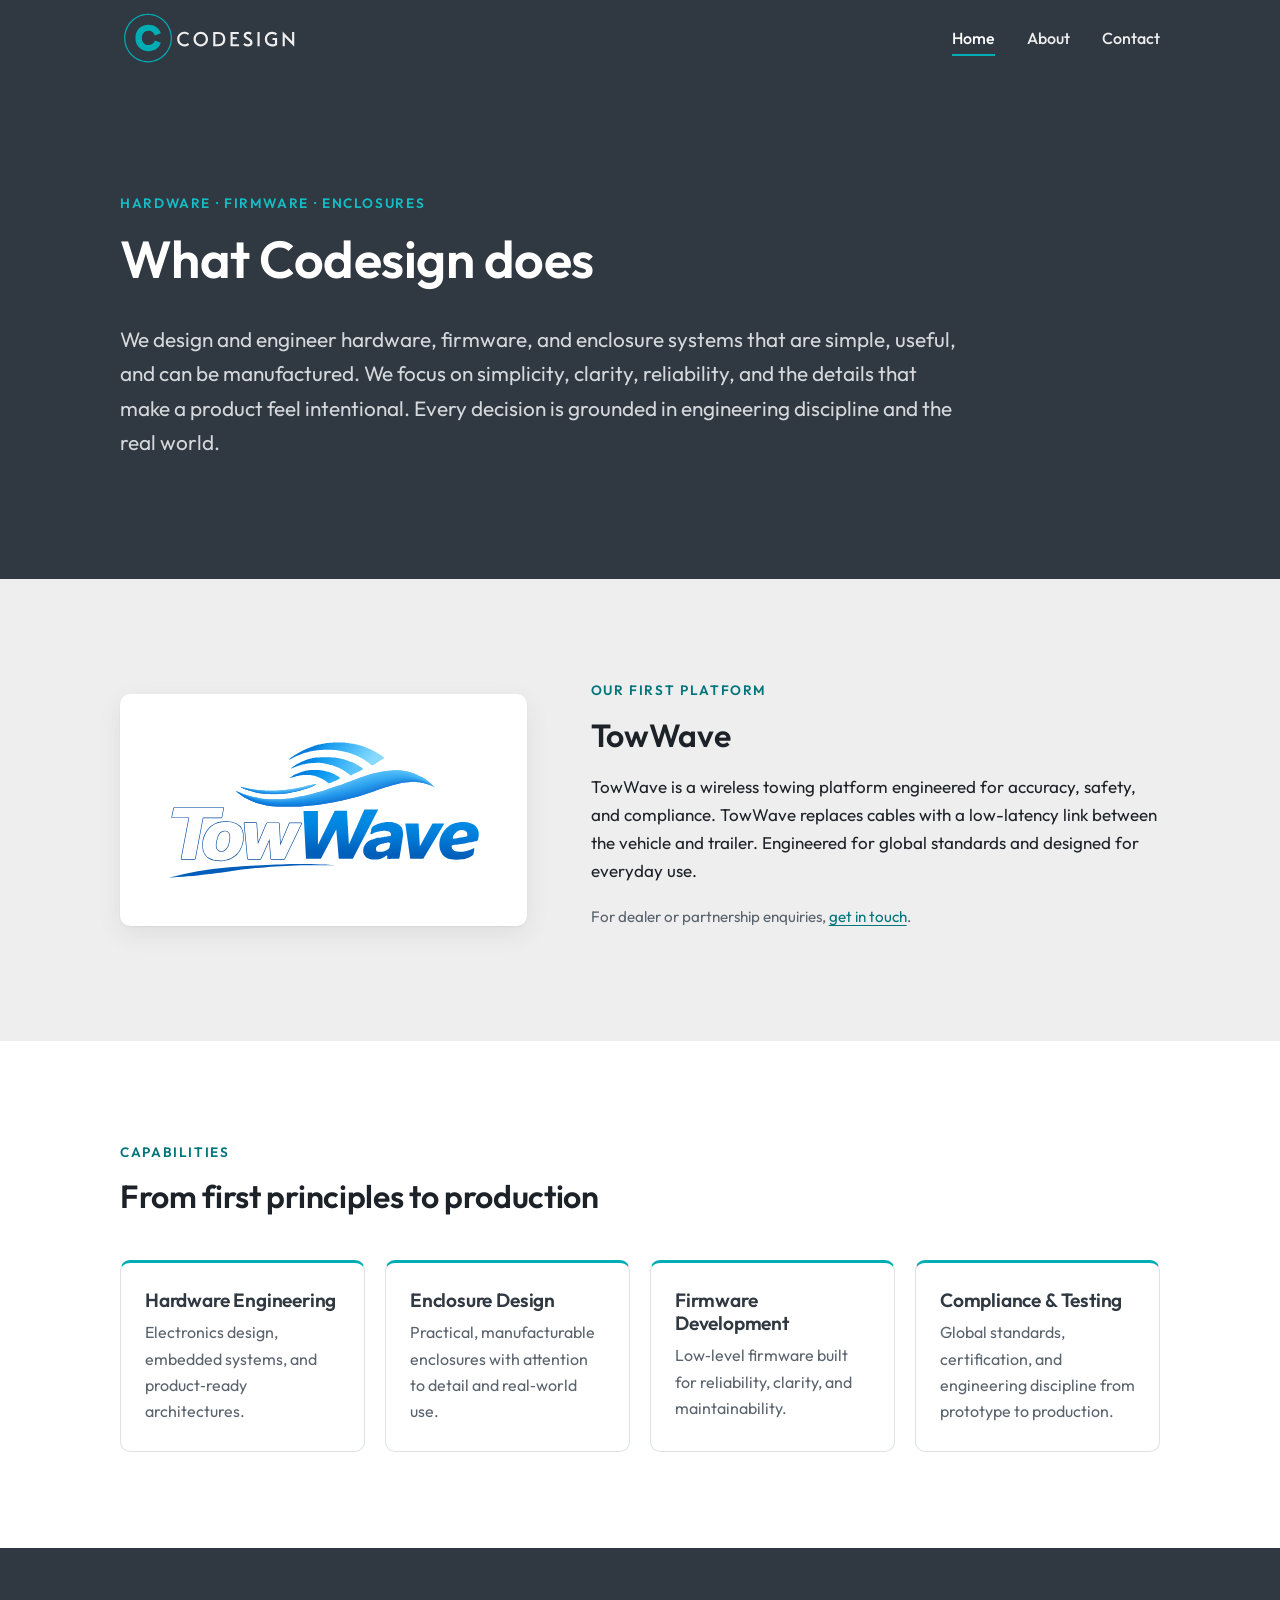
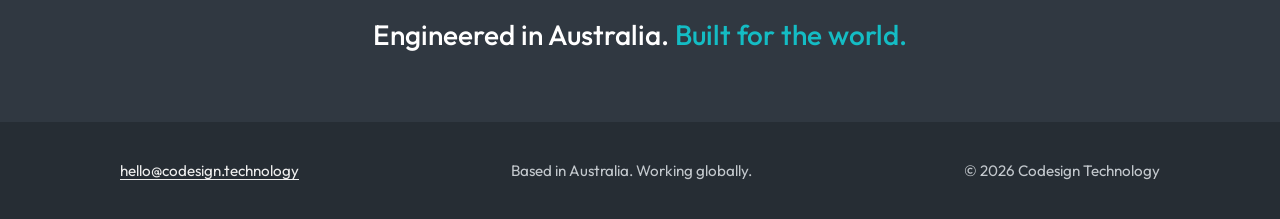
<file: index.html>
<!doctype html>
<html lang="en-AU">
<head>
  <meta charset="utf-8">
  <meta name="viewport" content="width=device-width, initial-scale=1">
  <title>Codesign Technology | Hardware, firmware and enclosure engineering</title>
  <meta name="description" content="Codesign designs and engineers hardware, firmware and enclosure systems that are simple, useful and manufacturable. Engineered in Australia, built for the world.">
  <link rel="canonical" href="https://www.codesign.technology/">
  <meta name="theme-color" content="#303841">
  <link rel="icon" href="/favicon.ico" sizes="48x48">
  <link rel="icon" href="/favicon.svg" type="image/svg+xml">
  <link rel="apple-touch-icon" href="/apple-touch-icon.png">
  <link rel="manifest" href="/site.webmanifest">
  <link rel="preload" href="/assets/fonts/outfit-latin.woff2" as="font" type="font/woff2" crossorigin>
  <link rel="stylesheet" href="/assets/css/site.css">
  <script src="/assets/js/site.js" defer></script>
  <meta property="og:type" content="website">
  <meta property="og:site_name" content="Codesign Technology">
  <meta property="og:title" content="Codesign Technology | Hardware, firmware and enclosure engineering">
  <meta property="og:description" content="Codesign designs and engineers hardware, firmware and enclosure systems that are simple, useful and manufacturable. Engineered in Australia, built for the world.">
  <meta property="og:url" content="https://www.codesign.technology/">
  <meta property="og:image" content="https://www.codesign.technology/og-image.png">
  <meta property="og:image:width" content="1200">
  <meta property="og:image:height" content="630">
  <meta property="og:locale" content="en_AU">
  <meta name="twitter:card" content="summary_large_image">
</head>
<body>
  <a class="skip-link" href="#main">Skip to content</a>
  <header class="site-header">
    <div class="wrap">
      <a class="brand" href="/" aria-label="Codesign Technology home">
        <img src="/assets/img/codesign-logo-dark-bg.svg" alt="Codesign" width="180" height="53">
      </a>
      <nav class="nav" aria-label="Main">
        <ul>
          <li><a href="/" aria-current="page">Home</a></li>
          <li><a href="/about/">About</a></li>
          <li><a href="/contact/">Contact</a></li>
        </ul>
      </nav>
    </div>
  </header>

  <main id="main">
    <section class="hero">
      <div class="wrap">
        <span class="eyebrow">Hardware &middot; Firmware &middot; Enclosures</span>
        <h1>What Codesign does</h1>
        <p class="lead">We design and engineer hardware, firmware, and enclosure systems that are simple, useful, and can be manufactured. We focus on simplicity, clarity, reliability, and the details that make a product feel intentional. Every decision is grounded in engineering discipline and the real world.</p>
      </div>
    </section>

    <section class="section section--grey" aria-labelledby="towwave-heading">
      <div class="wrap feature">
        <div class="feature-logo">
          <img src="/assets/img/towwave-logo.svg" alt="TowWave" width="360" height="162" loading="lazy">
        </div>
        <div>
          <span class="eyebrow">Our first platform</span>
          <h2 id="towwave-heading">TowWave</h2>
          <p>TowWave is a wireless towing platform engineered for accuracy, safety, and compliance. TowWave replaces cables with a low-latency link between the vehicle and trailer. Engineered for global standards and designed for everyday use.</p>
          <!-- TODO: link to https://towwave.tech/ once that site is live. -->
          <p class="note">For dealer or partnership enquiries, <a href="/contact/">get in touch</a>.</p>
        </div>
      </div>
    </section>

    <section class="section" aria-labelledby="cap-heading">
      <div class="wrap">
        <div class="section-head">
          <span class="eyebrow">Capabilities</span>
          <h2 id="cap-heading">From first principles to production</h2>
        </div>
        <div class="cards">
          <article class="card">
            <h3>Hardware Engineering</h3>
            <p>Electronics design, embedded systems, and product&#8209;ready architectures.</p>
          </article>
          <article class="card">
            <h3>Enclosure Design</h3>
            <p>Practical, manufacturable enclosures with attention to detail and real&#8209;world use.</p>
          </article>
          <article class="card">
            <h3>Firmware Development</h3>
            <p>Low&#8209;level firmware built for reliability, clarity, and maintainability.</p>
          </article>
          <article class="card">
            <h3>Compliance &amp; Testing</h3>
            <p>Global standards, certification, and engineering discipline from prototype to production.</p>
          </article>
        </div>
      </div>
    </section>

    <section class="band">
      <div class="wrap">
        <p>Engineered in Australia. <span>Built for the world.</span></p>
      </div>
    </section>
  </main>

  <footer class="site-footer">
    <div class="wrap">
      <p><a href="mailto:hello@codesign.technology">hello@codesign.technology</a></p>
      <p>Based in Australia. Working globally.</p>
      <p>&copy; <span data-year>2026</span> Codesign Technology</p>
    </div>
  </footer>
</body>
</html>
</file>
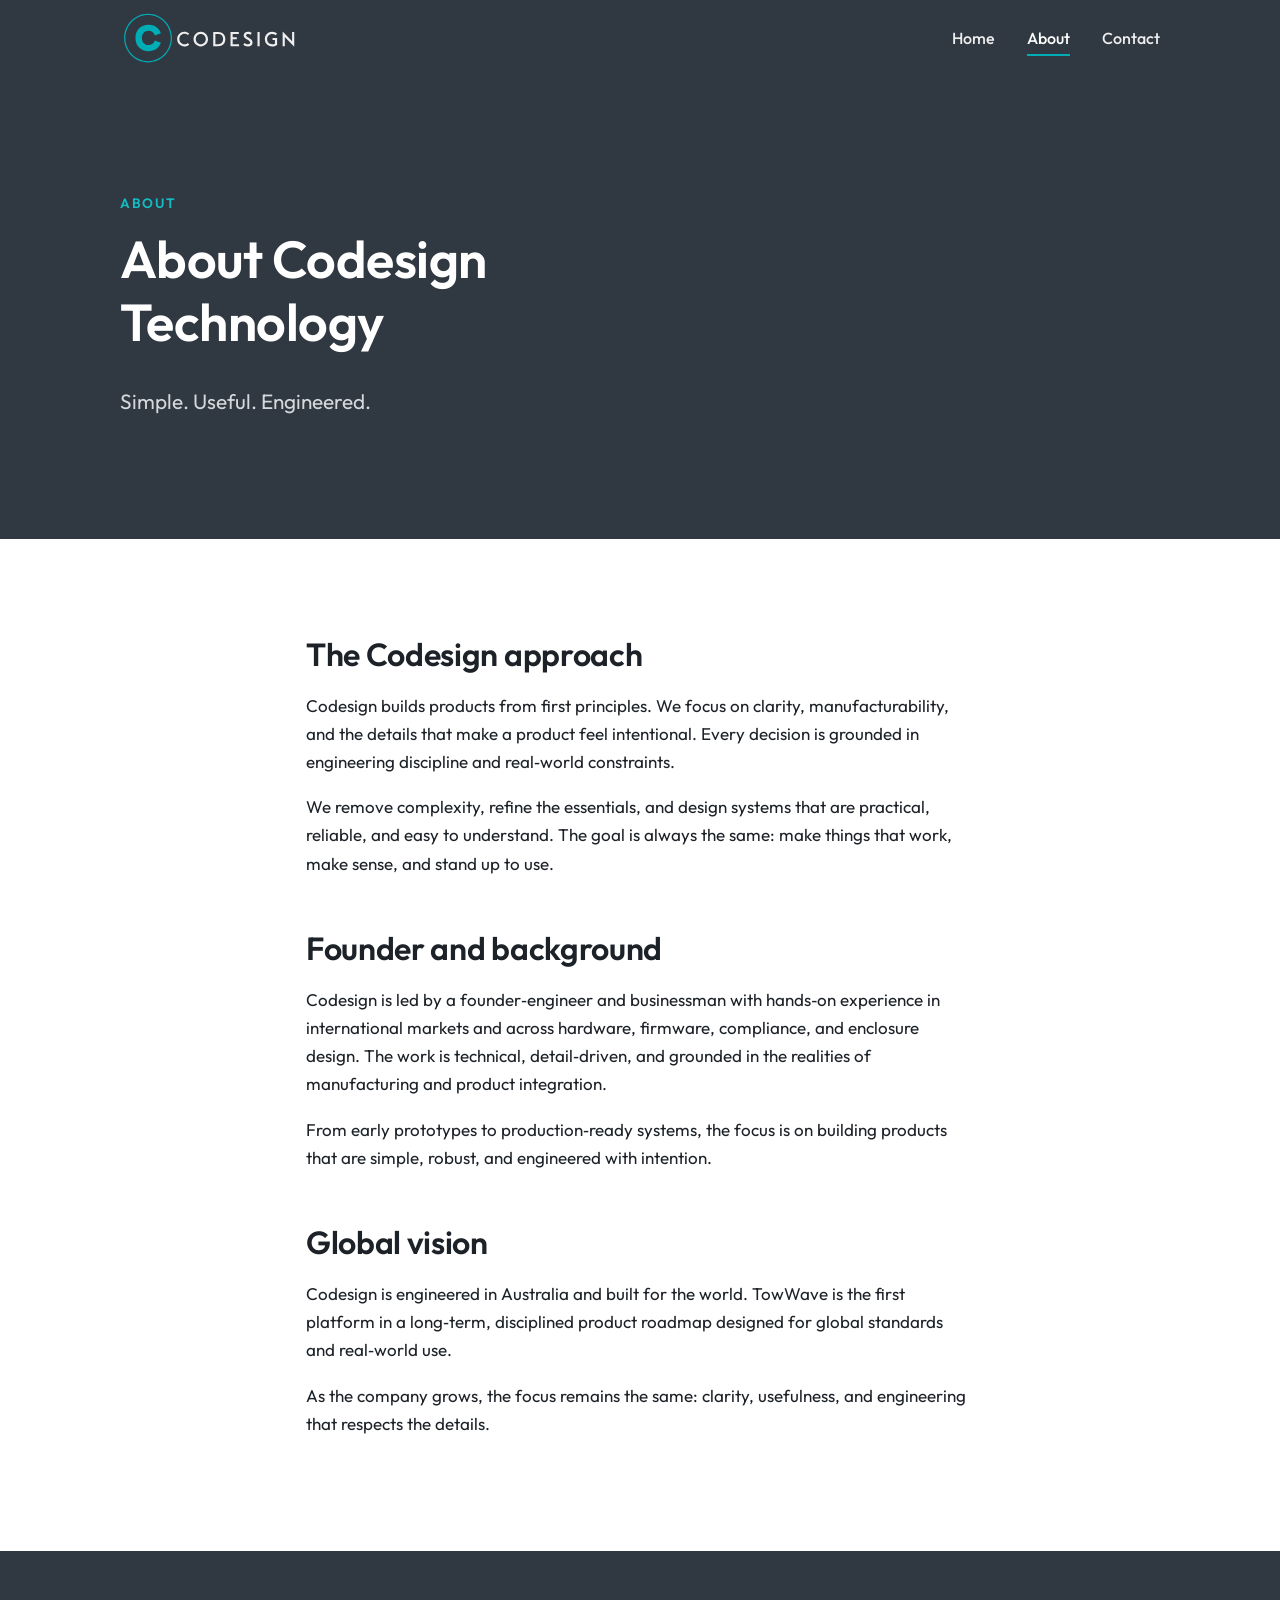
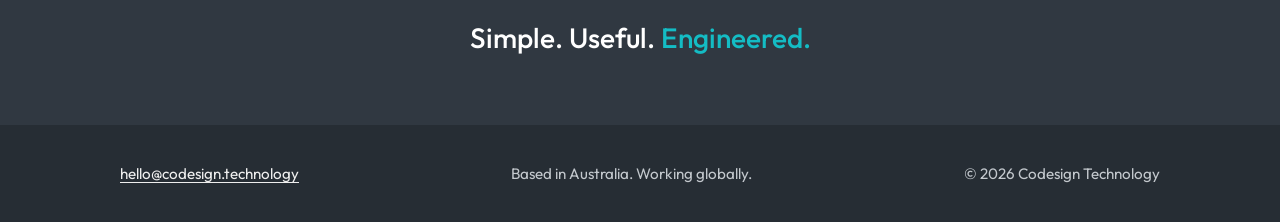
<file: about/index.html>
<!doctype html>
<html lang="en-AU">
<head>
  <meta charset="utf-8">
  <meta name="viewport" content="width=device-width, initial-scale=1">
  <title>About | Codesign Technology</title>
  <meta name="description" content="Codesign builds products from first principles, with a focus on clarity, manufacturability and engineering discipline. TowWave is our first platform.">
  <link rel="canonical" href="https://www.codesign.technology/about/">
  <meta name="theme-color" content="#303841">
  <link rel="icon" href="/favicon.ico" sizes="48x48">
  <link rel="icon" href="/favicon.svg" type="image/svg+xml">
  <link rel="apple-touch-icon" href="/apple-touch-icon.png">
  <link rel="manifest" href="/site.webmanifest">
  <link rel="preload" href="/assets/fonts/outfit-latin.woff2" as="font" type="font/woff2" crossorigin>
  <link rel="stylesheet" href="/assets/css/site.css">
  <script src="/assets/js/site.js" defer></script>
  <meta property="og:type" content="website">
  <meta property="og:site_name" content="Codesign Technology">
  <meta property="og:title" content="About | Codesign Technology">
  <meta property="og:description" content="Codesign builds products from first principles, with a focus on clarity, manufacturability and engineering discipline. TowWave is our first platform.">
  <meta property="og:url" content="https://www.codesign.technology/about/">
  <meta property="og:image" content="https://www.codesign.technology/og-image.png">
  <meta property="og:image:width" content="1200">
  <meta property="og:image:height" content="630">
  <meta property="og:locale" content="en_AU">
  <meta name="twitter:card" content="summary_large_image">
</head>
<body>
  <a class="skip-link" href="#main">Skip to content</a>
  <header class="site-header">
    <div class="wrap">
      <a class="brand" href="/" aria-label="Codesign Technology home">
        <img src="/assets/img/codesign-logo-dark-bg.svg" alt="Codesign" width="180" height="53">
      </a>
      <nav class="nav" aria-label="Main">
        <ul>
          <li><a href="/">Home</a></li>
          <li><a href="/about/" aria-current="page">About</a></li>
          <li><a href="/contact/">Contact</a></li>
        </ul>
      </nav>
    </div>
  </header>

  <main id="main">
    <section class="hero">
      <div class="wrap">
        <span class="eyebrow">About</span>
        <h1>About Codesign Technology</h1>
        <p class="lead">Simple. Useful. Engineered.</p>
      </div>
    </section>

    <section class="section">
      <div class="wrap prose">
        <h2>The Codesign approach</h2>
        <p>Codesign builds products from first principles. We focus on clarity, manufacturability, and the details that make a product feel intentional. Every decision is grounded in engineering discipline and real&#8209;world constraints.</p>
        <p>We remove complexity, refine the essentials, and design systems that are practical, reliable, and easy to understand. The goal is always the same: make things that work, make sense, and stand up to use.</p>

        <h2>Founder and background</h2>
        <p>Codesign is led by a founder&#8209;engineer and businessman with hands&#8209;on experience in international markets and across hardware, firmware, compliance, and enclosure design. The work is technical, detail&#8209;driven, and grounded in the realities of manufacturing and product integration.</p>
        <p>From early prototypes to production&#8209;ready systems, the focus is on building products that are simple, robust, and engineered with intention.</p>

        <h2>Global vision</h2>
        <p>Codesign is engineered in Australia and built for the world. TowWave is the first platform in a long&#8209;term, disciplined product roadmap designed for global standards and real&#8209;world use.</p>
        <p>As the company grows, the focus remains the same: clarity, usefulness, and engineering that respects the details.</p>
      </div>
    </section>

    <section class="band">
      <div class="wrap">
        <p>Simple. Useful. <span>Engineered.</span></p>
      </div>
    </section>
  </main>

  <footer class="site-footer">
    <div class="wrap">
      <p><a href="mailto:hello@codesign.technology">hello@codesign.technology</a></p>
      <p>Based in Australia. Working globally.</p>
      <p>&copy; <span data-year>2026</span> Codesign Technology</p>
    </div>
  </footer>
</body>
</html>
</file>
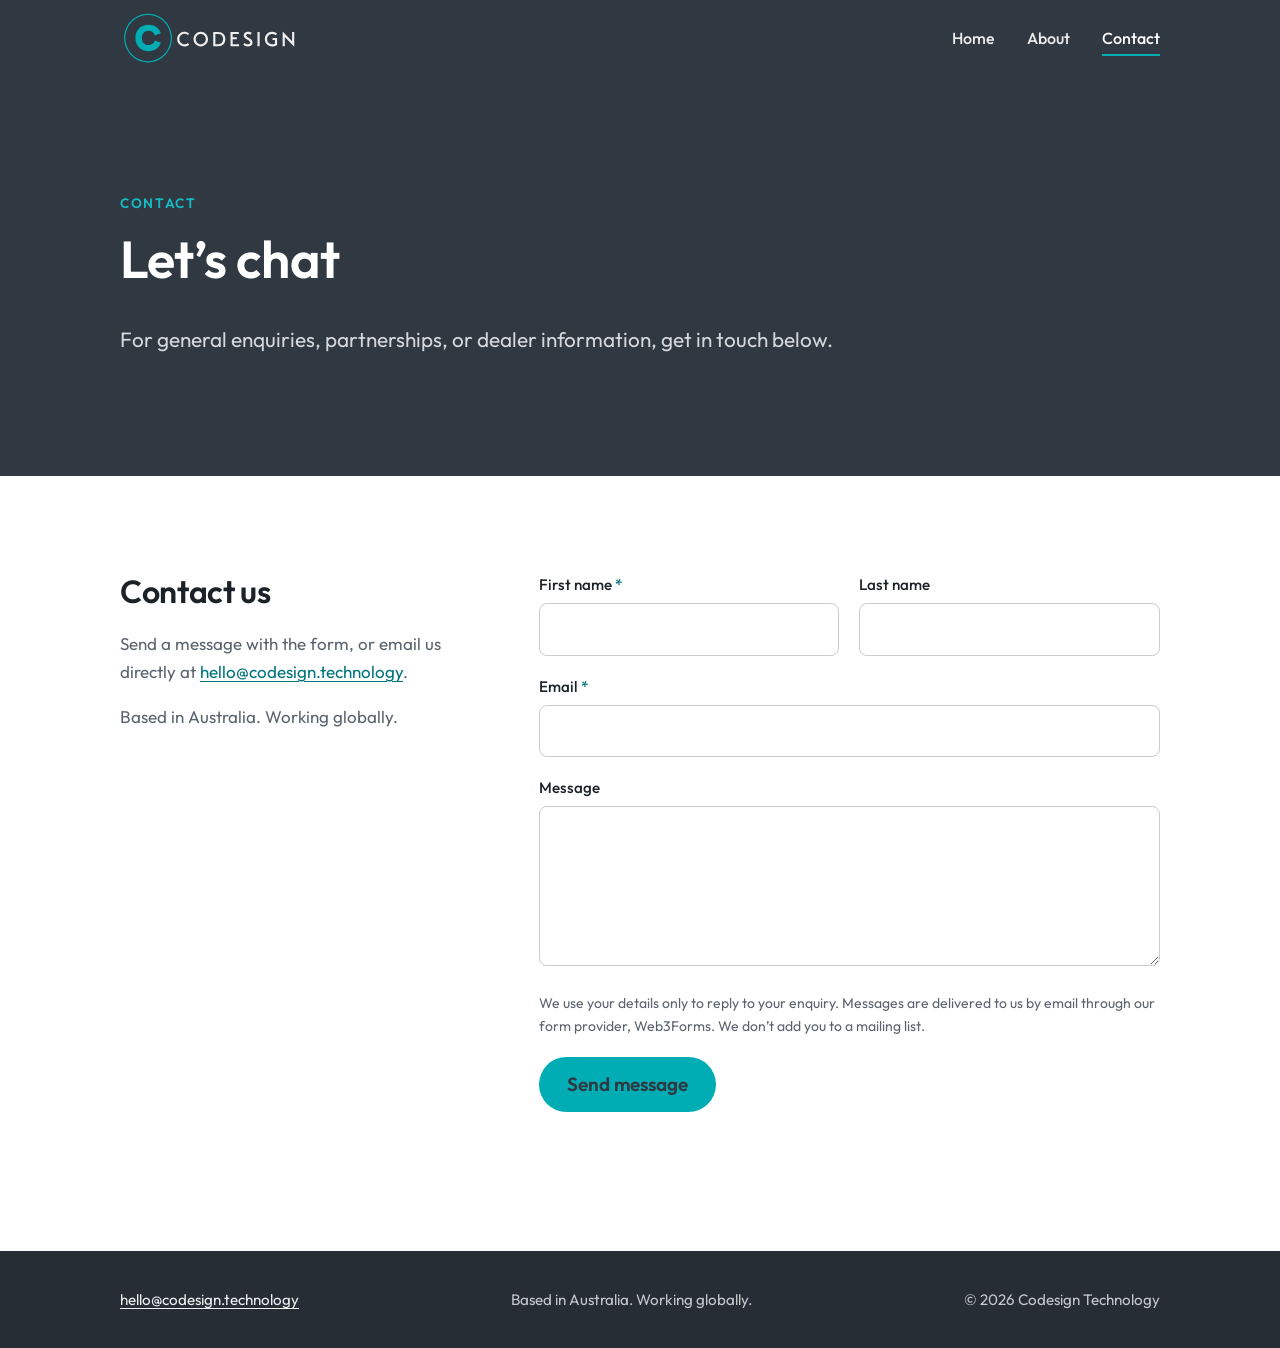
<file: contact/index.html>
<!doctype html>
<html lang="en-AU">
<head>
  <meta charset="utf-8">
  <meta name="viewport" content="width=device-width, initial-scale=1">
  <title>Contact | Codesign Technology</title>
  <meta name="description" content="Get in touch with Codesign Technology for general enquiries, partnerships or TowWave dealer information.">
  <link rel="canonical" href="https://www.codesign.technology/contact/">
  <meta name="theme-color" content="#303841">
  <link rel="icon" href="/favicon.ico" sizes="48x48">
  <link rel="icon" href="/favicon.svg" type="image/svg+xml">
  <link rel="apple-touch-icon" href="/apple-touch-icon.png">
  <link rel="manifest" href="/site.webmanifest">
  <link rel="preload" href="/assets/fonts/outfit-latin.woff2" as="font" type="font/woff2" crossorigin>
  <link rel="stylesheet" href="/assets/css/site.css">
  <script src="/assets/js/site.js" defer></script>
  <meta property="og:type" content="website">
  <meta property="og:site_name" content="Codesign Technology">
  <meta property="og:title" content="Contact | Codesign Technology">
  <meta property="og:description" content="Get in touch with Codesign Technology for general enquiries, partnerships or TowWave dealer information.">
  <meta property="og:url" content="https://www.codesign.technology/contact/">
  <meta property="og:image" content="https://www.codesign.technology/og-image.png">
  <meta property="og:image:width" content="1200">
  <meta property="og:image:height" content="630">
  <meta property="og:locale" content="en_AU">
  <meta name="twitter:card" content="summary_large_image">
</head>
<body>
  <a class="skip-link" href="#main">Skip to content</a>
  <header class="site-header">
    <div class="wrap">
      <a class="brand" href="/" aria-label="Codesign Technology home">
        <img src="/assets/img/codesign-logo-dark-bg.svg" alt="Codesign" width="180" height="53">
      </a>
      <nav class="nav" aria-label="Main">
        <ul>
          <li><a href="/">Home</a></li>
          <li><a href="/about/">About</a></li>
          <li><a href="/contact/" aria-current="page">Contact</a></li>
        </ul>
      </nav>
    </div>
  </header>

  <main id="main">
    <section class="hero">
      <div class="wrap">
        <span class="eyebrow">Contact</span>
        <h1>Let&rsquo;s chat</h1>
        <p class="lead">For general enquiries, partnerships, or dealer information, get in touch below.</p>
      </div>
    </section>

    <section class="section">
      <div class="wrap contact-grid">
        <div class="contact-aside">
          <h2>Contact us</h2>
          <p>Send a message with the form, or email us directly at <a href="mailto:hello@codesign.technology">hello@codesign.technology</a>.</p>
          <p>Based in Australia. Working globally.</p>
        </div>

        <form class="form" id="contact-form" action="https://api.web3forms.com/submit" method="POST" novalidate>
          <!-- Web3Forms access key: public by design, it only identifies where to deliver. Replace before go-live. -->
          <input type="hidden" name="access_key" value="REPLACE_WITH_WEB3FORMS_ACCESS_KEY">
          <input type="hidden" name="subject" value="New enquiry from codesign.technology">
          <input type="hidden" name="from_name" value="Codesign website">
          <div class="hp" aria-hidden="true">
            <label for="botcheck">Leave this empty</label>
            <input type="checkbox" name="botcheck" id="botcheck" tabindex="-1" autocomplete="off">
          </div>

          <div class="field">
            <label for="first_name">First name <span class="req" aria-hidden="true">*</span></label>
            <input id="first_name" name="first_name" type="text" autocomplete="given-name" required maxlength="100">
          </div>
          <div class="field">
            <label for="last_name">Last name</label>
            <input id="last_name" name="last_name" type="text" autocomplete="family-name" maxlength="100">
          </div>
          <div class="field full">
            <label for="email">Email <span class="req" aria-hidden="true">*</span></label>
            <input id="email" name="email" type="email" autocomplete="email" required maxlength="200">
          </div>
          <div class="field full">
            <label for="message">Message</label>
            <textarea id="message" name="message" maxlength="5000"></textarea>
          </div>

          <p class="privacy full">We use your details only to reply to your enquiry. Messages are delivered to us by email through our form provider, Web3Forms. We don&rsquo;t add you to a mailing list.</p>
          <div class="full">
            <button class="btn" type="submit">Send message</button>
          </div>
          <p class="form-status full" id="form-status" role="status" aria-live="polite"></p>
        </form>
      </div>
    </section>
  </main>

  <footer class="site-footer">
    <div class="wrap">
      <p><a href="mailto:hello@codesign.technology">hello@codesign.technology</a></p>
      <p>Based in Australia. Working globally.</p>
      <p>&copy; <span data-year>2026</span> Codesign Technology</p>
    </div>
  </footer>
</body>
</html>
</file>
<file: assets/css/site.css>
/* Codesign Technology — site styles. Brand guide v1.0 (Nov 2026). */

@font-face {
  font-family: "Outfit";
  src: url("/assets/fonts/outfit-latin.woff2") format("woff2");
  font-weight: 100 900;
  font-style: normal;
  font-display: swap;
}

:root {
  --teal: #00adb5;
  --teal-dark: #00757b; /* brand teal darkened for small text on white/grey (WCAG AA) */
  --teal-light: #14bcc4; /* brand teal lifted for small text on slate (WCAG AA) */
  --slate: #303841;
  --slate-deep: #262d34;
  --grey: #eeeeee;
  --ink: #1d2228;
  --muted: #5b646e;
  --white: #ffffff;
  --radius: 10px;
  --max: 1120px;
  --gutter: clamp(16px, 4vw, 40px);
  --font: "Outfit", "Century Gothic", system-ui, -apple-system, "Segoe UI", sans-serif;
}

*, *::before, *::after { box-sizing: border-box; }

html { -webkit-text-size-adjust: 100%; scroll-behavior: smooth; }
@media (prefers-reduced-motion: reduce) { html { scroll-behavior: auto; } }

body {
  margin: 0;
  font-family: var(--font);
  font-size: 1.0625rem;
  line-height: 1.65;
  color: var(--ink);
  background: var(--white);
  display: flex;
  flex-direction: column;
  min-height: 100vh;
}

main { flex: 1; }

img, svg { max-width: 100%; height: auto; display: block; }

h1, h2, h3 { line-height: 1.2; font-weight: 600; letter-spacing: -0.01em; margin: 0 0 0.6em; }
h1 { font-size: clamp(2rem, 5vw, 3.25rem); }
h2 { font-size: clamp(1.5rem, 3vw, 2rem); }
h3 { font-size: 1.2rem; }
p { margin: 0 0 1em; }

a { color: var(--teal-dark); text-underline-offset: 3px; }
a:hover { color: var(--slate); }

:focus-visible { outline: 3px solid var(--teal); outline-offset: 3px; border-radius: 4px; }

.skip-link {
  position: absolute; left: -9999px; top: 0;
  background: var(--teal); color: var(--slate); padding: 8px 14px; z-index: 10; font-weight: 600;
}
.skip-link:focus { left: 16px; top: 12px; }

.wrap { max-width: var(--max); margin: 0 auto; padding: 0 var(--gutter); }

/* ---------- Header ---------- */
.site-header { background: var(--slate); color: var(--grey); }
.site-header .wrap {
  display: flex; align-items: center; justify-content: space-between;
  gap: 16px; min-height: 76px; flex-wrap: wrap;
}
.brand { display: block; width: 180px; flex-shrink: 0; }
.brand img { width: 100%; }

.nav ul { list-style: none; display: flex; gap: clamp(14px, 3vw, 32px); margin: 0; padding: 0; }
.nav a {
  color: var(--grey); text-decoration: none; font-weight: 500; font-size: 1rem;
  padding: 6px 0; border-bottom: 2px solid transparent;
}
.nav a:hover { color: var(--white); border-bottom-color: var(--teal); }
.nav a[aria-current="page"] { color: var(--white); border-bottom-color: var(--teal); }

/* ---------- Hero ---------- */
.hero { background: var(--slate); color: var(--grey); padding: clamp(48px, 9vw, 112px) 0 clamp(56px, 10vw, 120px); }
.hero h1 { color: var(--white); max-width: 18ch; }
.hero .eyebrow { color: var(--teal-light); }
.hero .lead { font-size: clamp(1.1rem, 2vw, 1.3rem); max-width: 60ch; color: #d4d8dc; margin-bottom: 0; }
.eyebrow {
  display: inline-block; color: var(--teal-dark); font-weight: 600; letter-spacing: 0.12em;
  text-transform: uppercase; font-size: 0.85rem; margin-bottom: 14px;
}

/* ---------- Sections ---------- */
.section { padding: clamp(56px, 8vw, 96px) 0; }
.section--grey { background: var(--grey); }
.section-head { max-width: 62ch; margin-bottom: clamp(28px, 4vw, 44px); }
.section-head p { color: var(--muted); }

.prose { max-width: 68ch; }
.prose h2 { margin-top: 1.6em; }
.prose h2:first-child { margin-top: 0; }

/* ---------- TowWave feature ---------- */
.feature {
  display: grid; grid-template-columns: minmax(0, 5fr) minmax(0, 7fr);
  gap: clamp(28px, 5vw, 64px); align-items: center;
}
.feature-logo {
  background: var(--white); border-radius: var(--radius); padding: clamp(24px, 4vw, 44px);
  box-shadow: 0 1px 2px rgba(48, 56, 65, 0.06), 0 8px 24px rgba(48, 56, 65, 0.08);
}
.feature-logo img { width: 100%; max-width: 360px; margin: 0 auto; }
.feature .note { color: var(--muted); font-size: 0.95rem; margin-top: 1.25em; }
@media (max-width: 760px) { .feature { grid-template-columns: 1fr; } }

/* ---------- Capabilities ---------- */
.cards { display: grid; grid-template-columns: repeat(auto-fit, minmax(240px, 1fr)); gap: 20px; }
.card {
  border: 1px solid #dfe2e5; border-radius: var(--radius); padding: 26px 24px;
  background: var(--white); border-top: 3px solid var(--teal);
}
.card h3 { margin-bottom: 0.4em; color: var(--slate); }
.card p { margin: 0; color: var(--muted); font-size: 1rem; }

/* ---------- Statement band ---------- */
.band { background: var(--slate); color: var(--white); text-align: center; padding: clamp(40px, 6vw, 64px) 0; }
.band p { font-size: clamp(1.25rem, 2.6vw, 1.75rem); font-weight: 500; margin: 0; }
.band span { color: var(--teal-light); }

/* ---------- Buttons ---------- */
.btn {
  display: inline-block; background: var(--teal); color: var(--slate); font: inherit; font-weight: 600;
  font-size: 1.1875rem; /* 19px semibold = WCAG large text; slate on teal is 4.3:1 */
  border: 0; border-radius: 999px; padding: 12px 28px; cursor: pointer; text-decoration: none;
  transition: background-color 0.15s ease;
}
.btn:hover { background: #12c3cb; color: var(--slate); }
.btn[disabled] { opacity: 0.6; cursor: progress; }

/* ---------- Contact ---------- */
.contact-grid {
  display: grid; grid-template-columns: minmax(0, 4fr) minmax(0, 7fr); gap: clamp(28px, 5vw, 64px);
}
@media (max-width: 820px) { .contact-grid { grid-template-columns: 1fr; } }
.contact-aside p { color: var(--muted); }

.form { display: grid; grid-template-columns: 1fr 1fr; gap: 18px 20px; }
.form .full { grid-column: 1 / -1; }
@media (max-width: 560px) { .form { grid-template-columns: 1fr; } }
.field label { display: block; font-weight: 500; margin-bottom: 6px; font-size: 0.95rem; }
.field .req { color: var(--teal-dark); }
.field input, .field textarea {
  width: 100%; font: inherit; font-size: 1rem; color: var(--ink); background: var(--white);
  border: 1px solid #c6ccd2; border-radius: 8px; padding: 12px 14px;
}
.field textarea { min-height: 160px; resize: vertical; }
.field input:focus, .field textarea:focus { border-color: var(--teal); outline: 2px solid rgba(0, 173, 181, 0.35); outline-offset: 0; }
.hp { position: absolute !important; left: -9999px !important; width: 1px; height: 1px; overflow: hidden; }
.privacy { font-size: 0.875rem; color: var(--muted); margin: 0; }
.form-status { margin: 0; font-weight: 500; min-height: 1.5em; }
.form-status.ok { color: #1f7a45; }
.form-status.err { color: #b3261e; }

/* ---------- Footer ---------- */
.site-footer { background: var(--slate-deep); color: #c3c8cd; font-size: 0.95rem; padding: 36px 0; }
.site-footer .wrap { display: flex; flex-wrap: wrap; gap: 12px 32px; justify-content: space-between; align-items: center; }
.site-footer a { color: var(--grey); }
.site-footer a:hover { color: var(--teal); }
.site-footer p { margin: 0; }
.on-dark { color: var(--teal-light); }
.on-dark:hover { color: var(--white); }
</file>
